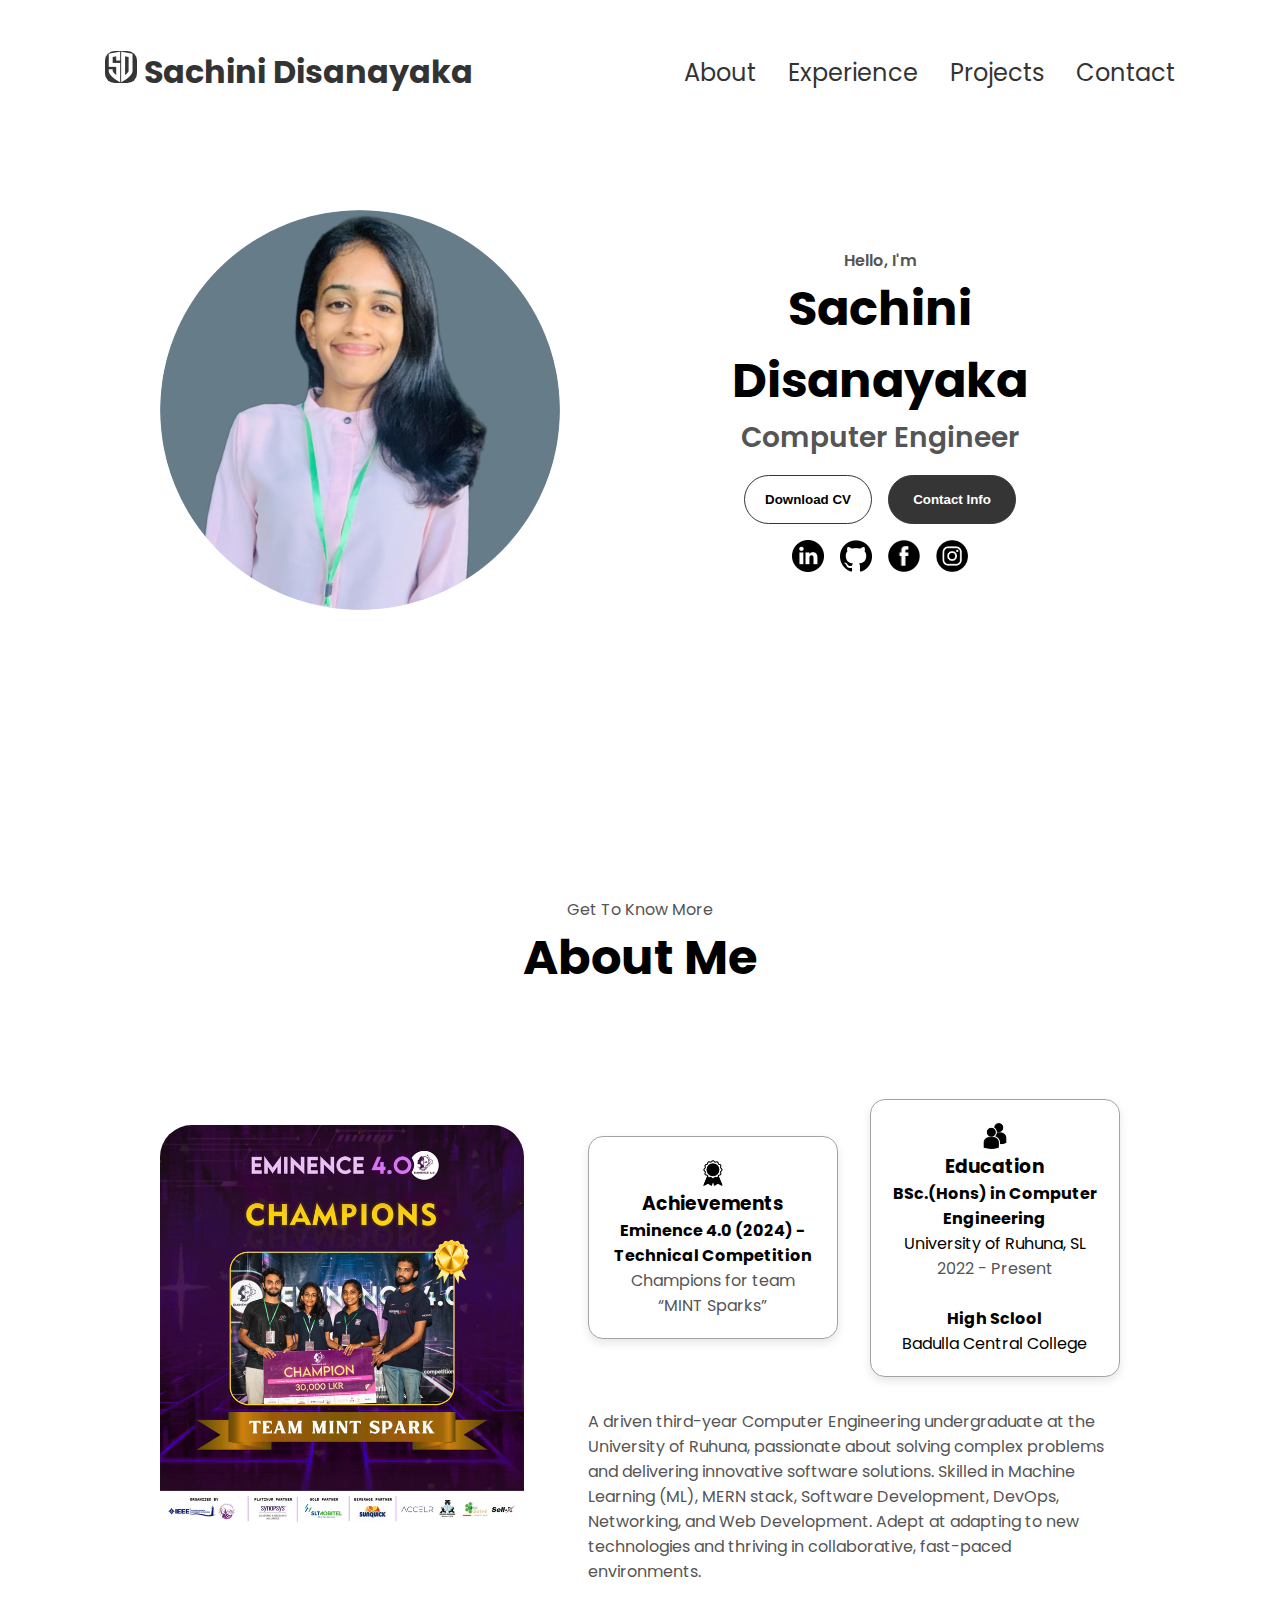
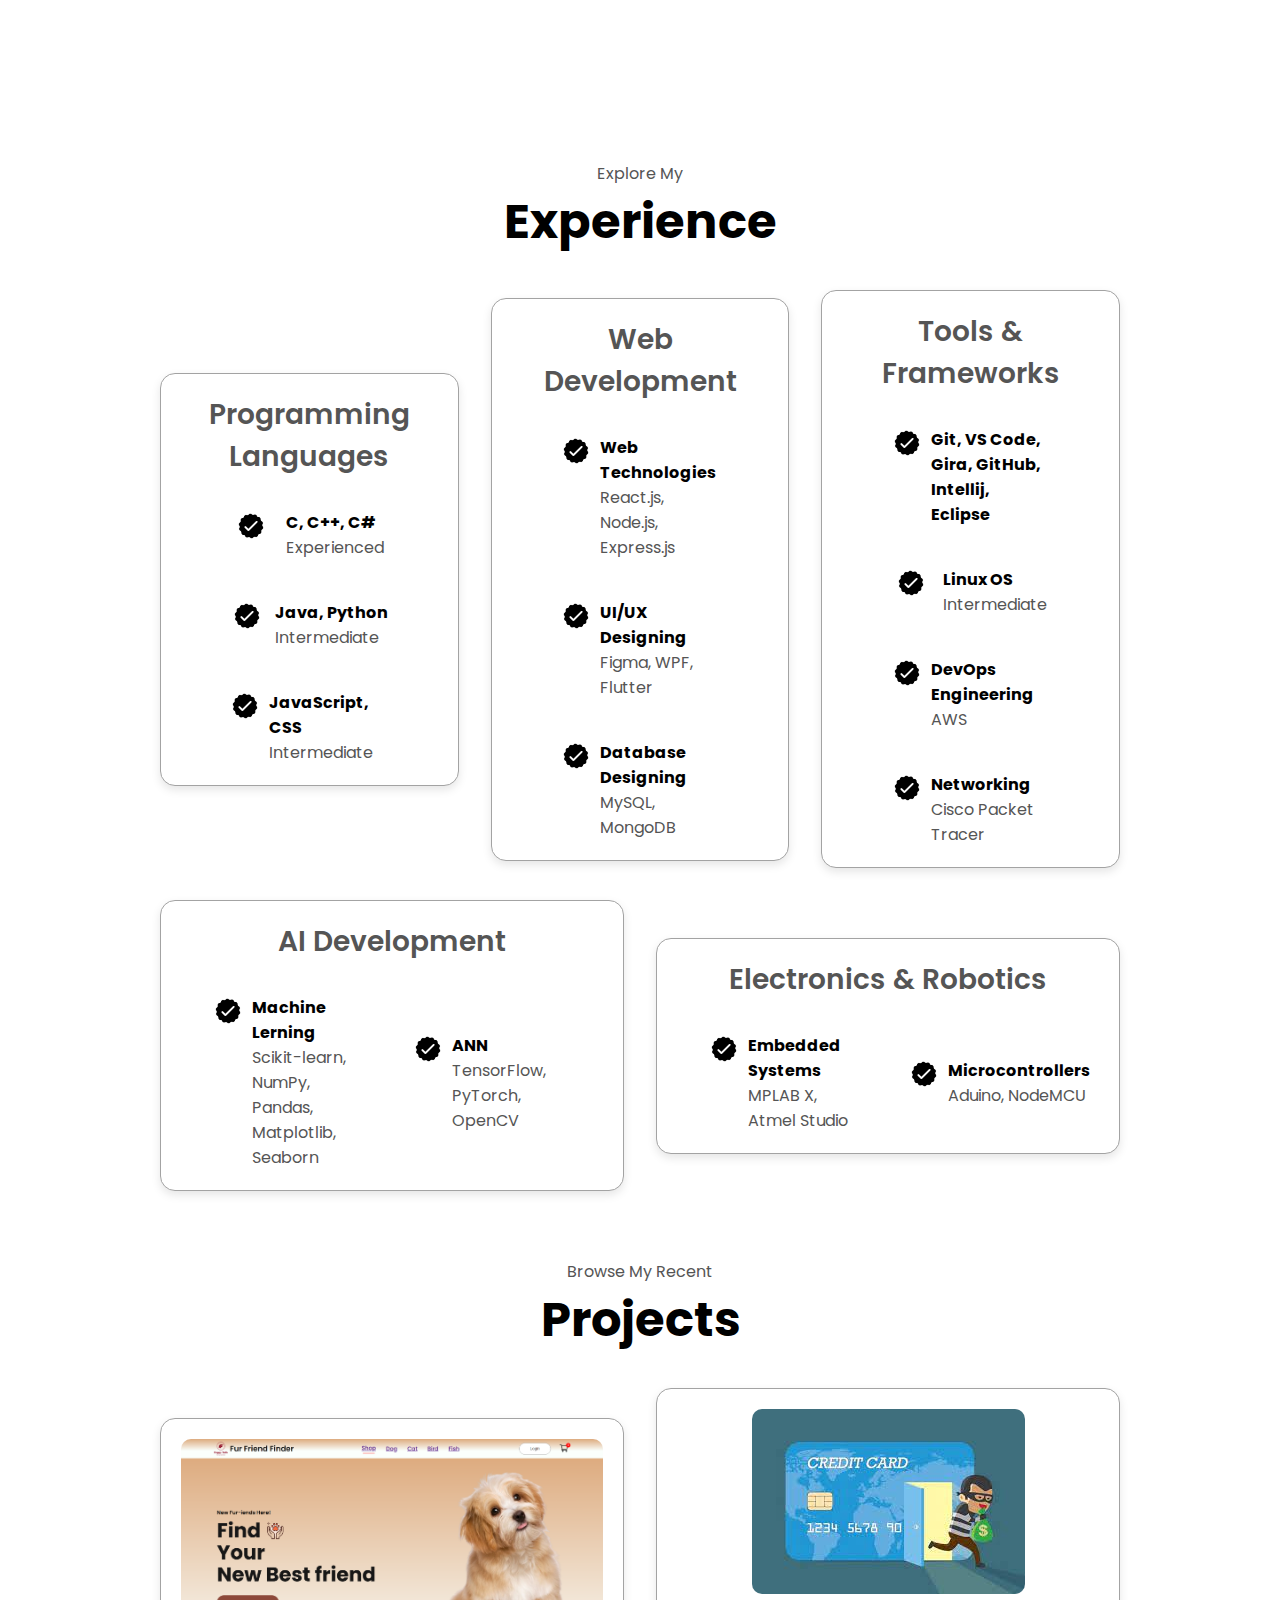
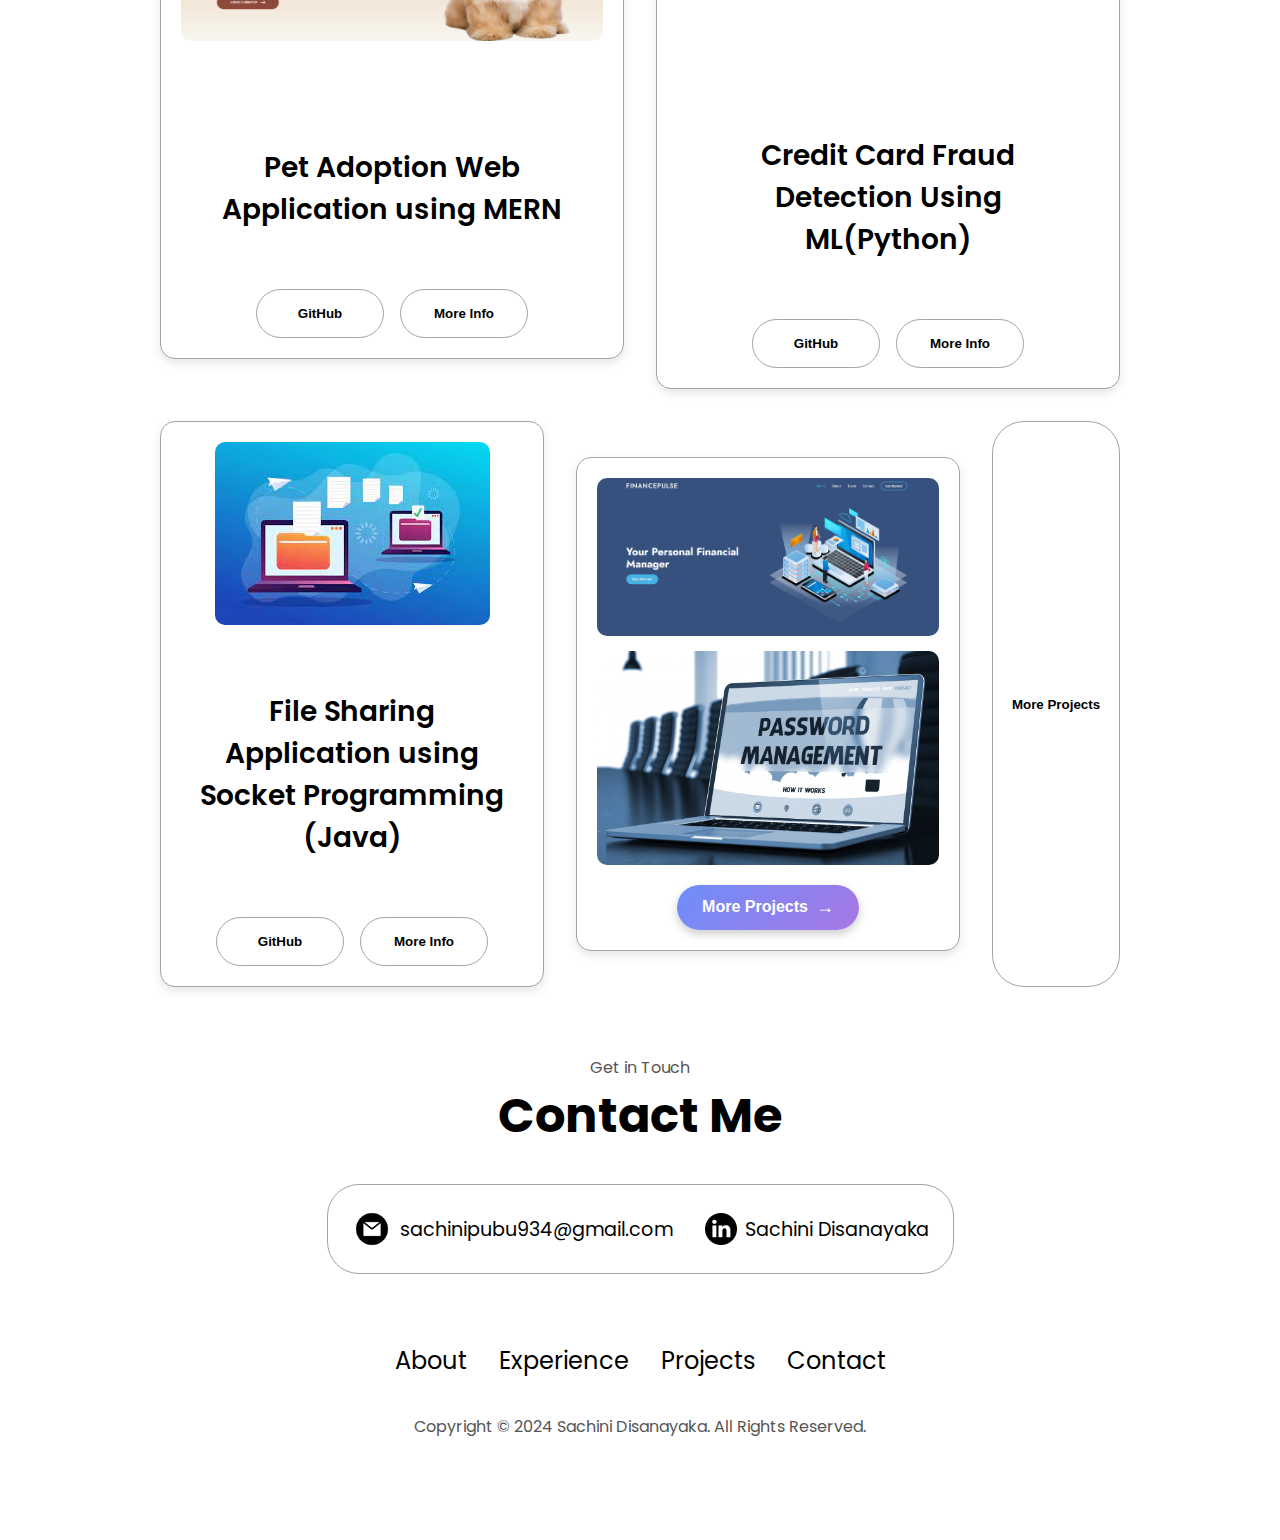
<file: index.html>
<!DOCTYPE html>
<html lang="en">
  <head>
    <meta charset="UTF-8" />
    <meta http-equiv="X-UA-Compatible" content="IE=edge" />
    <meta name="viewport" content="width=device-width, initial-scale=1.0" />
    <title>Sachini Disanayaka</title>
    <link rel="icon" type="image/x-icon" href="assets/logo.ico" />
    <link rel="stylesheet" href="style.css" />
    <link rel="stylesheet" href="mediaqueries.css" />
  </head>
  <body>
    <div id="navbar-div">
      <nav id="desktop-nav">
        <div
          class="logo"
          onclick="window.location.href = 'index.html'"
          style="font-weight: bold"
        >
          <img
            src="assets/logo.ico"
            alt="Logo Icon"
            class="icon"
            style="border-radius: 30%"
            onclick="window.location.href = 'index.html'"
          />
          Sachini Disanayaka
        </div>
        <div>
          <ul class="nav-links">
            <li><a href="#gotoabout">About</a></li>
            <li><a href="#gotoexperience">Experience</a></li>
            <li><a href="#gotoprojects">Projects</a></li>
            <li><a href="#gotocontact">Contact</a></li>
          </ul>
        </div>
      </nav>
      <nav id="hamburger-nav">
        <div class="logo">Sachini Disanayaka</div>
        <div class="hamburger-menu">
          <div class="hamburger-icon" onclick="toggleMenu()">
            <span></span>
            <span></span>
            <span></span>
          </div>
          <div class="menu-links">
            <li><a href="#gotoabout" onclick="toggleMenu()">About</a></li>
            <li><a href="#experience" onclick="toggleMenu()">Experience</a></li>
            <li><a href="#projects" onclick="toggleMenu()">Projects</a></li>
            <li><a href="#contact" onclick="toggleMenu()">Contact</a></li>
          </div>
        </div>
      </nav>
    </div>
    <section id="profile">
      <div class="section__pic-container">
        <img
          src="./assets/PROFILE.png"
          alt="Sachini Disanayaka profile picture"
          style="width: 550px; height: auto; border-radius: 50%"
        />
      </div>
      <div class="section__text">
        <p class="section__text__p1">Hello, I'm</p>
        <h1 class="title">Sachini Disanayaka</h1>
        <p class="section__text__p2">Computer Engineer</p>
        <div class="btn-container">
          <button
            class="btn btn-color-2"
            onclick="window.open('./assets/resume.pdf')"
          >
            Download CV
          </button>
          <button class="btn btn-color-1" onclick="location.href='#contact'">
            Contact Info
          </button>
        </div>
        <div id="socials-container">
          <img
            src="./assets/linkedin.png"
            alt="My LinkedIn profile"
            class="icon"
            onclick="window.open('https://www.linkedin.com/in/sachidisanayaka/')"
          />
          <img
            src="./assets/github.png"
            alt="My Github profile"
            class="icon"
            onclick="window.open('https://github.com/sachii4488/')"
          />
          <img
            src="./assets/fb.png"
            alt="My Facebook profile"
            class="icon"
            onclick="window.open('https://www.facebook.com/sachini.dissanayaka.92/')"
          />
          <img
            src="./assets/instagram.png"
            alt="My Instagram profile"
            class="icon"
            onclick="window.open('https://www.instagram.com/sachi_d99/')"
          />
        </div>
      </div>
    </section>
    <div id="gotoabout" style="height: 0.00000000000000000000000000000001vh"  margin-bottom: 10px>
      
      <br />
    </div>
    
    <section id="about">
      <p class="section__text__p1">Get To Know More</p>
      <h1 class="title">About Me</h1>
      <div class="section-container">
        <div class="section__pic-container">
          <img
            src="./assets/achievement-1.png"
            alt="Profile picture"
            class="about-pic"
          />
        </div>
        <div class="about-details-container">
          <div class="about-containers">
            <div class="details-container">
              <img
                src="./assets/experience.png"
                alt="Experience icon"
                class="icon"
              />
              <h3>Achievements</h3>
              <h4>Eminence 4.0 (2024) - Technical Competition</h4>
              <p>Champions for team “MINT Sparks”</p>
         
                <a href="achievements.html"></a>
            </div>
            <div class="details-container">
              <img
                src="./assets/education.png"
                alt="Education icon"
                class="icon"
              />
              <h3>Education</h3>
              <p>
                <h4>
                BSc.(Hons) in Computer Engineering</h4>
                University of Ruhuna, SL <br />
                <div class="text-container">
                <p>2022 - Present </p>
                </div>
              </p><br>
              <p>
              <h4>High Sclool </h4>
                Badulla Central College
              </p>
            </div>
          </div>
          <div class="text-container">
            <p>
              A driven third-year Computer Engineering undergraduate at the University of Ruhuna, passionate about solving complex problems and delivering innovative software solutions. Skilled in Machine Learning (ML), MERN stack, Software Development, DevOps, Networking, and Web Development. Adept at adapting to new technologies and thriving in collaborative, fast-paced environments.</p>
              <div id="text-container" font-size: 18px;font-family: 'Arial', sans-serif; color: #333;>
          </div>
        </div>
      </div>
    </section>
    <div id="gotoexperience" style="height: 0.00000000000000000000000000000001vh">
      <br />
    </div>
    <section id="experience">
      <p class="section__text__p1">Explore My</p>
      <h1 class="title">Experience</h1>
      <div class="experience-details-container">
        <div class="about-containers">
          <div class="details-container">
            <h2 class="experience-sub-title">Programming Languages </h2>
            <div class="article-container">
              <article>
                <img
                  src="./assets/checkmark.png"
                  alt="Experience icon"
                  class="icon"
                />
                <div>
                  <h4>C, C++, C#</h4>
                  <p>Experienced</p>
                </div>
              </article>
              <article>
                <img
                  src="./assets/checkmark.png"
                  alt="Experience icon"
                  class="icon"
                />
                <div>
                  <h4>Java, Python </h4>
                  <p>Intermediate</p>
                </div>
              </article>
              <article>
                <img
                  src="./assets/checkmark.png"
                  alt="Experience icon"
                  class="icon"
                />
                <div>
                  <h4>JavaScript, CSS</h4>
                  <p>Intermediate</p>
                </div>
              </article>
             
             
            </div>
          </div>
          <div class="details-container">
            <h2 class="experience-sub-title">Web Development</h2>
            <div class="article-container">
              <article>
                <img
                  src="./assets/checkmark.png"
                  alt="Experience icon"
                  class="icon"
                />
                <div>
                  <h4>Web Technologies</h4>
                  <p>React.js, Node.js, Express.js</p>
                </div>
              </article>
              <article>
                <img
                  src="./assets/checkmark.png"
                  alt="Experience icon"
                  class="icon"
                />
                <div>
                  <h4>UI/UX Designing</h4>
                  <p>Figma, WPF, Flutter</p>
                </div>
              </article>
              <article>
                <img
                  src="./assets/checkmark.png"
                  alt="Experience icon"
                  class="icon"
                />
                <div>
                  <h4>Database Designing</h4>
                  <p>MySQL, MongoDB</p>
                </div>
              </article>
            </div>
          </div>
          <div class="details-container">
            <h2 class="experience-sub-title">Tools & Frameworks</h2>
            <div class="article-container">
              <article>
                <img
                  src="./assets/checkmark.png"
                  alt="Experience icon"
                  class="icon"
                />
                <div>
                  <h4>Git, VS Code, Gira, GitHub, Intellij, Eclipse </h4>
                </div>
              </article>
              <article>
                <img
                  src="./assets/checkmark.png"
                  alt="Experience icon"
                  class="icon"
                />
                <div>
                  <h4>Linux OS</h4>
                  <p>Intermediate</p>
                </div>
              </article>
              <article>
                <img
                  src="./assets/checkmark.png"
                  alt="Experience icon"
                  class="icon"
                />
                <div>
                  <h4>DevOps Engineering</h4>
                  <p>AWS</p>
                </div>
              </article>
              <article>
                <img
                  src="./assets/checkmark.png"
                  alt="Experience icon"
                  class="icon"
                />
                <div>
                  <h4>Networking</h4>
                  <p>Cisco Packet Tracer</p>
                </div>
              </article>
              
            </div>
          </div>
          <div class="details-container">
            <h2 class="experience-sub-title">AI Development</h2>
            <div class="article-container">
              <article>
                <img
                  src="./assets/checkmark.png"
                  alt="Experience icon"
                  class="icon"
                />
                <div>
                  <h4>Machine Lerning</h4>
                  <p>Scikit-learn, NumPy, Pandas, Matplotlib, Seaborn</p>
                </div>
              </article>
              <article>
                <img
                  src="./assets/checkmark.png"
                  alt="Experience icon"
                  class="icon"
                />
                <div>
                  <h4>ANN</h4>
                  <p>TensorFlow, PyTorch, OpenCV</p>
                </div>
              </article>
            </div>
          </div>
          <div class="details-container">
            <h2 class="experience-sub-title">Electronics & Robotics</h2>
            <div class="article-container">
              <article>
                <img
                  src="./assets/checkmark.png"
                  alt="Experience icon"
                  class="icon"
                />
                <div>
                  <h4>Embedded Systems</h4>
                  <p>MPLAB X, Atmel Studio </p>
                </div>
              </article>
              
                
              </article>
              <article>
                <img
                  src="./assets/checkmark.png"
                  alt="Experience icon"
                  class="icon"
                />
                <div>
                  <h4>Microcontrollers</h4>
                  <p>Aduino, NodeMCU</p>
                </div>
              </article>
              
          </div>
        </div>
      </div>
    </section>
    <div id="gotoprojects" style="height: 0.00000000000000000000000000000001vh">
      <br />
    </div>
    <section id="projects">
      <p class="section__text__p1">Browse My Recent</p>
      <h1 class="title">Projects</h1>
      <div class="experience-details-container">
        <div class="about-containers">

          <div class="details-container color-container">
            <div class="article-container">
              <img
                src="./assets/project_1.png"
                alt="Project 1"
                class="project-img"
              />
              <br><br>
            </div>
            <h4 class="experience-sub-title project-title"> Pet Adoption Web Application using MERN <br> <br> </h4>
            <div class="btn-container">
              <button
                class="btn btn-color-2 project-btn"
                onclick="window.open('https://github.com/sachii4488/Web-Application-Project')">
                GitHub
              </button>
              <button
                class="btn btn-color-2 project-btn"
                onclick="location.href='projects.html'"
              >
                More Info
              </button>
            </div>
          </div>

          <div class="details-container color-container">
            <div class="article-container">
              <img
                src="./assets/project_2.jpg"
                alt="Project 2"
                class="project-img"
              />
            </div>
            <br> <br> <br> <br> <br>
            <h4 class="experience-sub-title project-title">Credit Card Fraud Detection Using ML(Python)<br> <br> </h4>
            <div class="btn-container">
              <button
                class="btn btn-color-2 project-btn"
                onclick="window.open('https://github.com/sachii4488/Credit_Card_Fraud_Detection-UsingML')">
              
                GitHub
              </button>
              <button
                class="btn btn-color-2 project-btn"
                onclick="location.href='projects.html'"
              >
                More Info
              </button>
            </div>
          </div>

          <div class="details-container color-container">
            <div class="article-container">
              <img
                src="./assets/project-3.jpg"
                alt="Project 3"
                class="project-img"
              />
            </div><br> <br> 
            <h4 class="experience-sub-title project-title"> File Sharing Application using Socket Programming (Java)<br> <br> </h4>
            <div class="btn-container">
              <button
                class="btn btn-color-2 project-btn"
                onclick="window.open('https://github.com/sachii4488/File_Sharing_Application')">
              
                GitHub
              </button>
              <button
                class="btn btn-color-2 project-btn"
                onclick="location.href='projects.html'"
              >
                More Info
              </button>
            </div>
          </div>
          
<!--More projects-->
<div class="details-container color-container">
  <div class="article-container">
      <img src="./assets/Project_4.png" alt="Project 2" class="project-img">
  </div>

  <div class="spacer"></div> <!-- Spacer to add gap -->

  <div class="article-container">
      <img src="./assets/Project_5.jpeg" alt="Project 3" class="project-img">
  </div>

  <button class="modern-btn">More Projects</button>
</div>

<style>
  .details-container {
      text-align: center;
      padding: 20px;
      border-radius: 15px;
      background: white;
      box-shadow: 0px 4px 10px rgba(0, 0, 0, 0.1);
      width: 320px;
      margin: auto;
  }

  .article-container {
      display: flex;
      justify-content: center;
      align-items: center;
  }

  .project-img {
      width: 100%;
      border-radius: 10px;
  }

  .spacer {
      height: 15px; /* Adjust the gap between images */
  }

  /* Modern button styling */
  .modern-btn {
      margin-top: 20px;
      padding: 12px 25px;
      border: none;
      border-radius: 25px;
      background: linear-gradient(135deg, #6e8efb, #a777e3);
      color: white;
      font-size: 16px;
      font-weight: bold;
      cursor: pointer;
      transition: all 0.3s ease-in-out;
      box-shadow: 0px 4px 10px rgba(0, 0, 0, 0.2);
      display: inline-flex;
      align-items: center;
      justify-content: center;
      gap: 8px;
  }

  .modern-btn:hover {
      background: linear-gradient(135deg, #5a75f0, #9152e6);
      transform: scale(1.05);
      box-shadow: 0px 6px 12px rgba(0, 0, 0, 0.25);
  }

  .modern-btn::after {
      content: '→';
      font-size: 18px;
      transition: transform 0.3s;
  }

  .modern-btn:hover::after {
      transform: translateX(5px);
  }
</style>


        <!--<div class="details-container color-container">
            <div class="article-container">
              <img
                src="./assets/project_4.png"
                alt="Project 2"
                class="project-img"
              />
            </div>
            
            <div class="article-container">
              <img
                src="./assets/project-9.jpg"
                alt="Project 3"
                class="project-img"
              /> --

              <div class="article-container">
                <img
                  src="./assets/project-6.png"
                  alt="Project 3"
                  class="project-img"
                /> -->
            <div class="btn-container">
              <button
                class="btn btn-color-2 project-btn"
                onclick="location.href='projects.html'"
              >
                More Projects
              </button>
              
            </div>
          </div>
        </div>
      </div>
    </section>
    <div id="gotocontact" style="height:  0.00000000000000000000000000000001vh">
      <br />
    </div>
    <section id="contact">
      <p class="section__text__p1">Get in Touch</p>
      <h1 class="title">Contact Me</h1>
      <div class="contact-info-upper-container">
        <div class="contact-info-container">
          <img
            src="./assets/email.png"
            alt="Email icon"
            class="icon contact-icon email-icon"
          />
          <p>
            <a href="mailto:sachinipubu934@gmail.com"
              >sachinipubu934@gmail.com</a
            >
          </p>
        </div>
        <div class="contact-info-container">
          <img
            src="./assets/linkedin.png"
            alt="LinkedIn icon"
            class="icon contact-icon"
          />
          <p>
            <a href="https://www.linkedin.com/in/sachidisanayaka/"
              >Sachini Disanayaka</a
            >
          </p>
        </div>
      </div>
    </section>
    <footer>
      <nav>
        <div class="nav-links-container">
          <ul class="nav-links">
            <li><a href="#gotoabout">About</a></li>
            <li><a href="#gotoexperience">Experience</a></li>
            <li><a href="#gotoprojects">Projects</a></li>
            <li><a href="#gotocontact">Contact</a></li>
          </ul>
        </div>
      </nav>
      <p>Copyright &#169; 2024 Sachini Disanayaka. All Rights Reserved.</p>
    </footer>
    <script src="script.js"></script>
  </body>
</html>
</file>
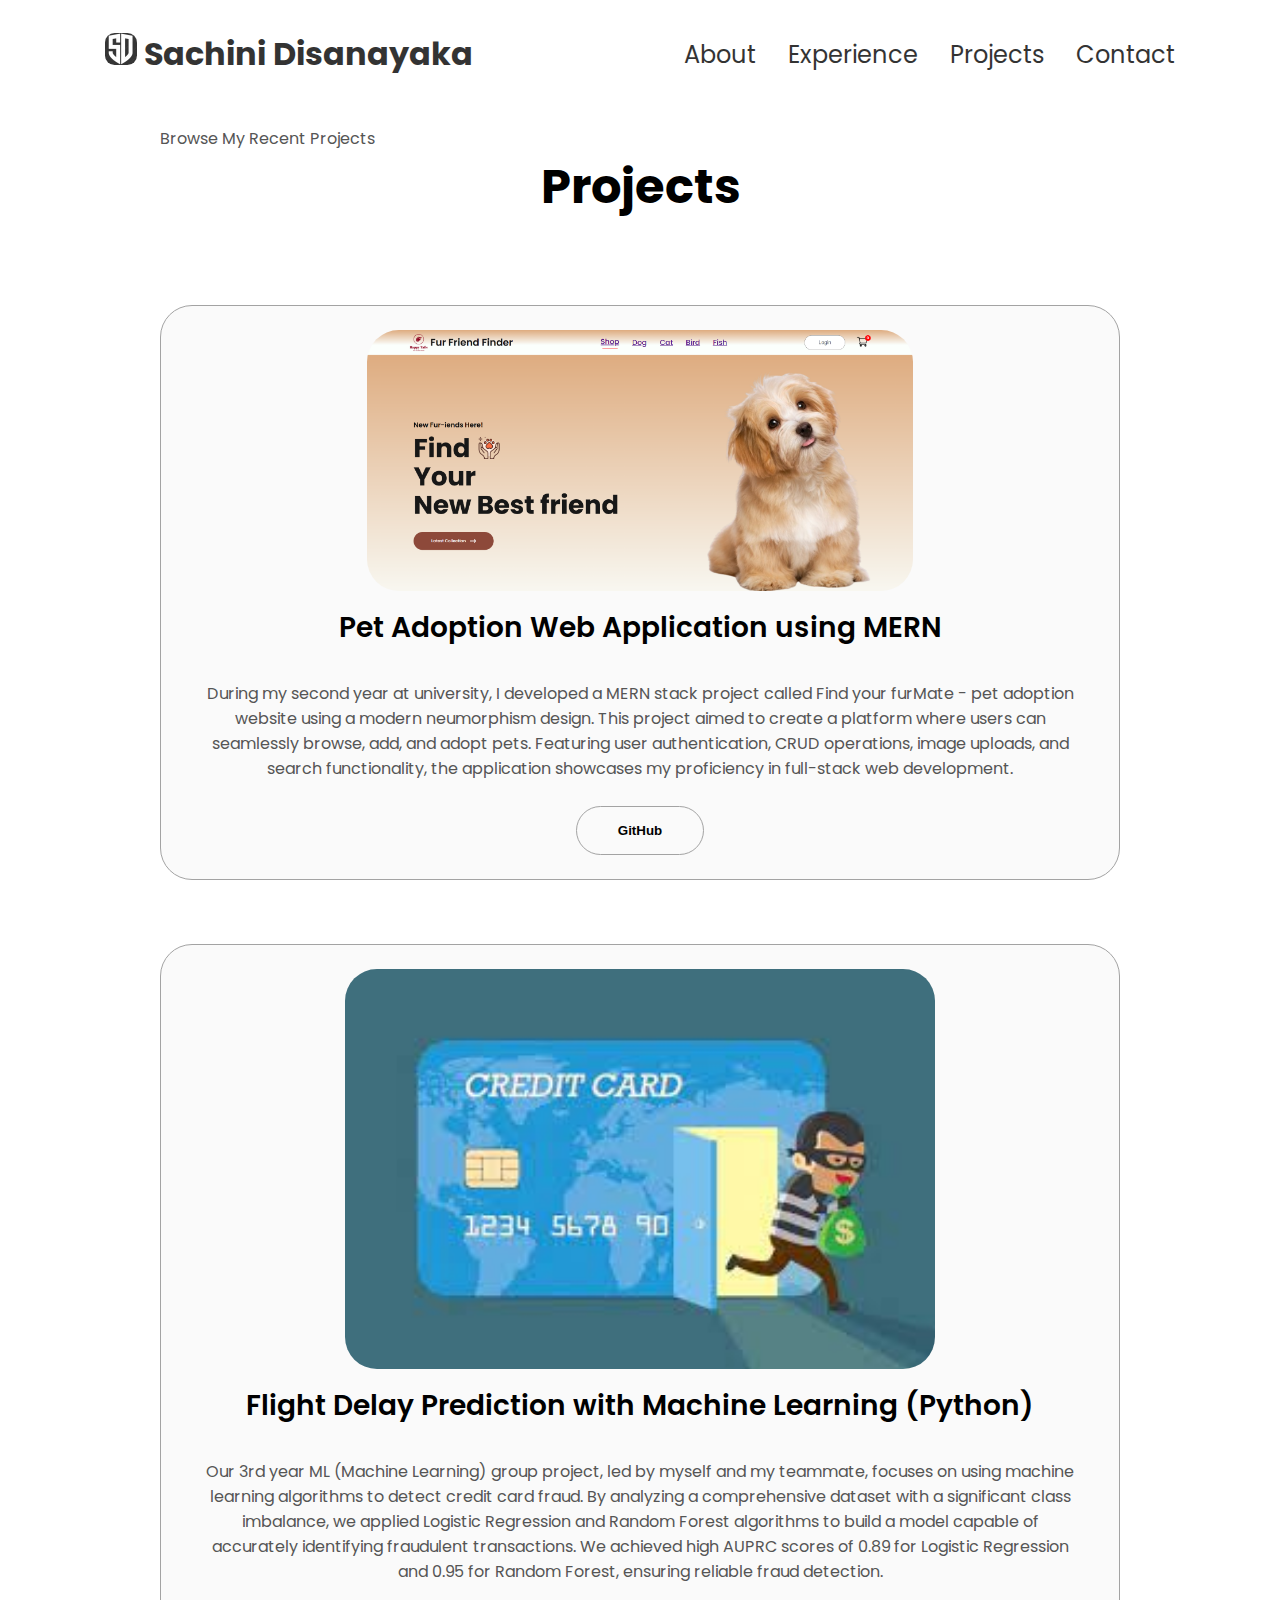
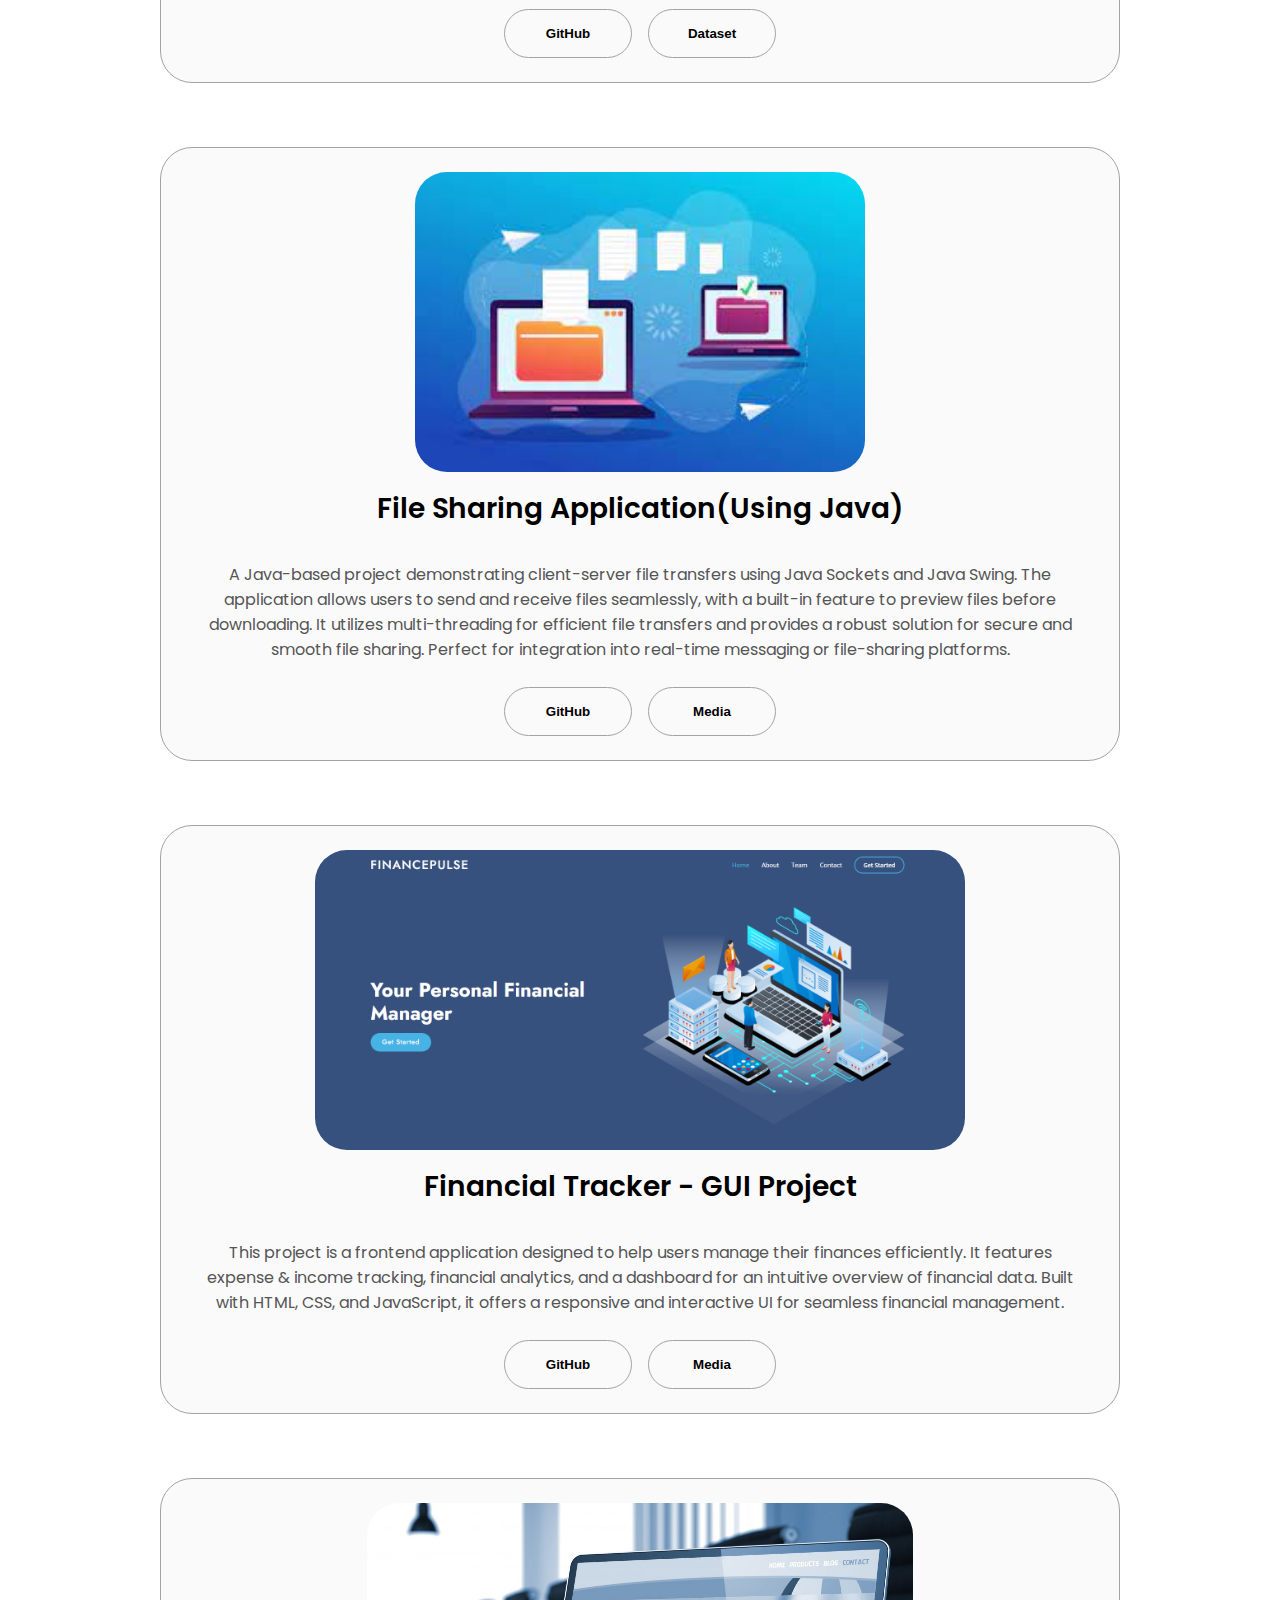
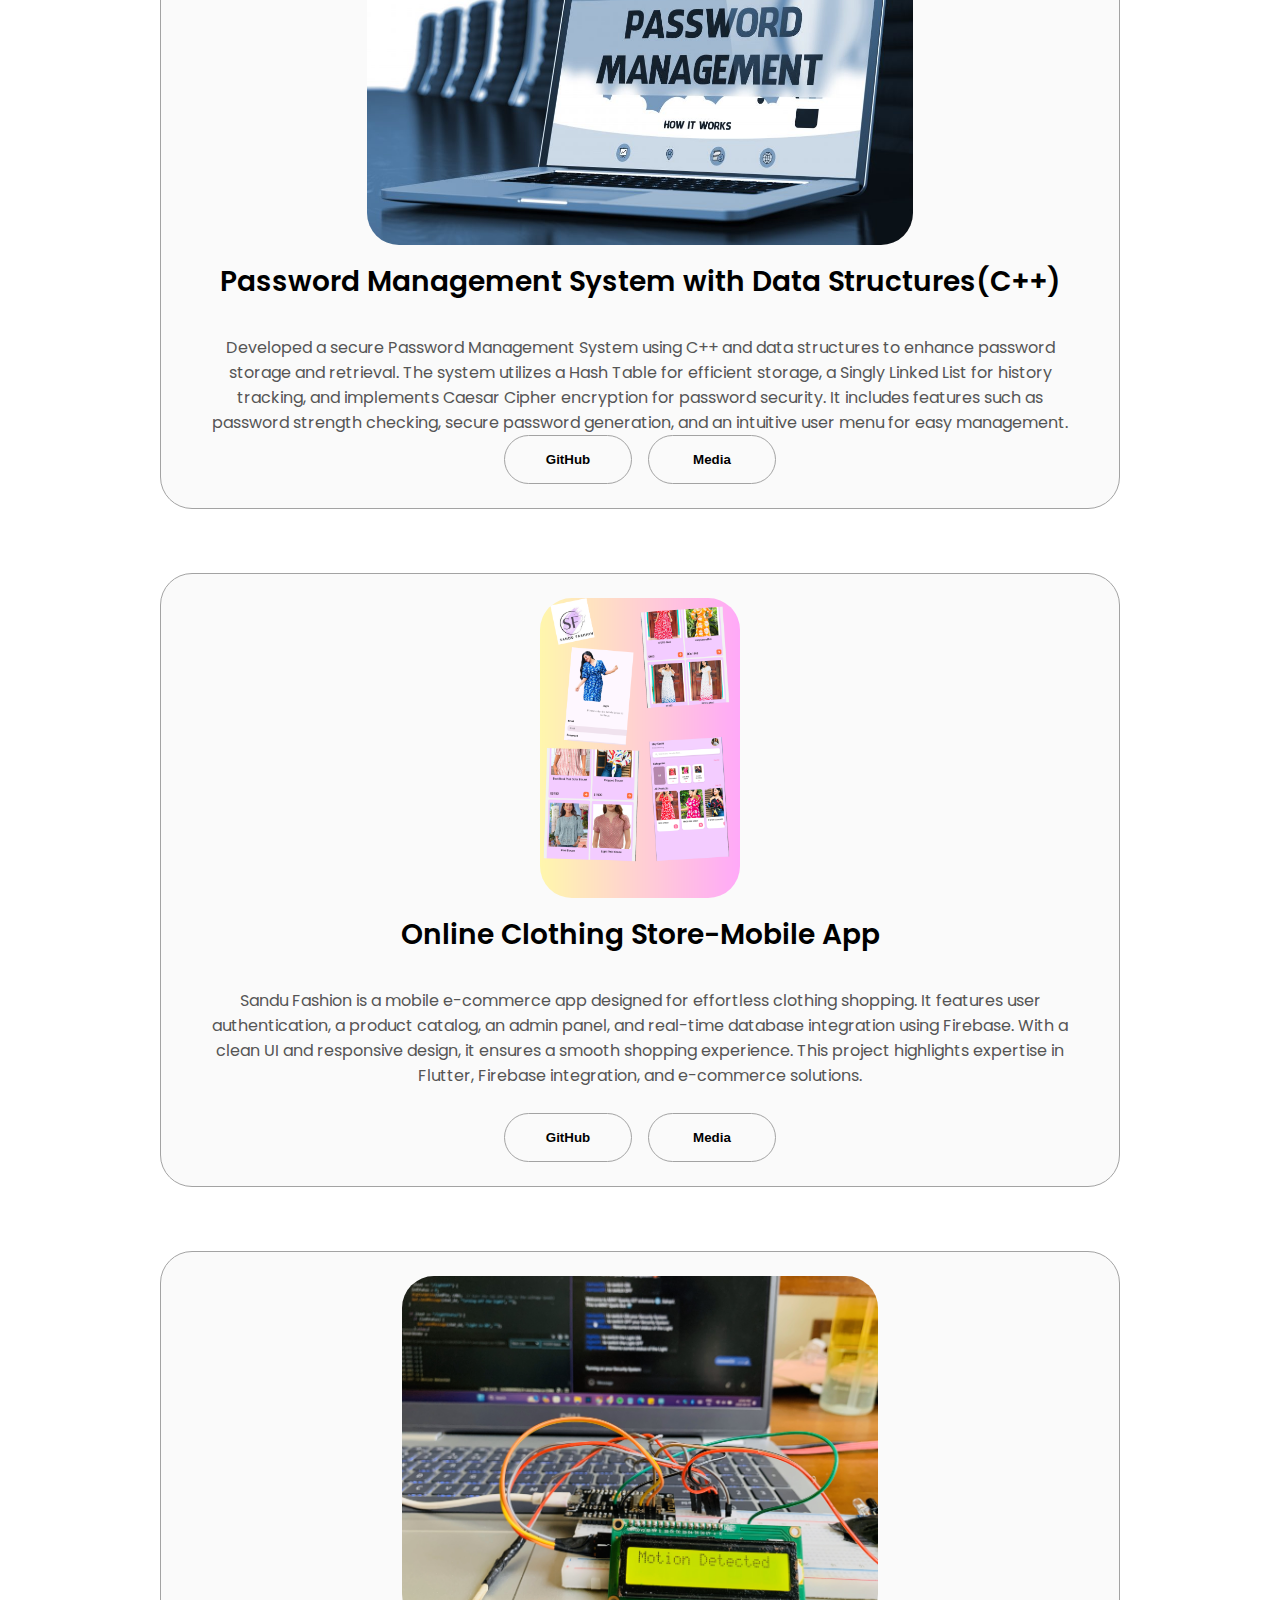
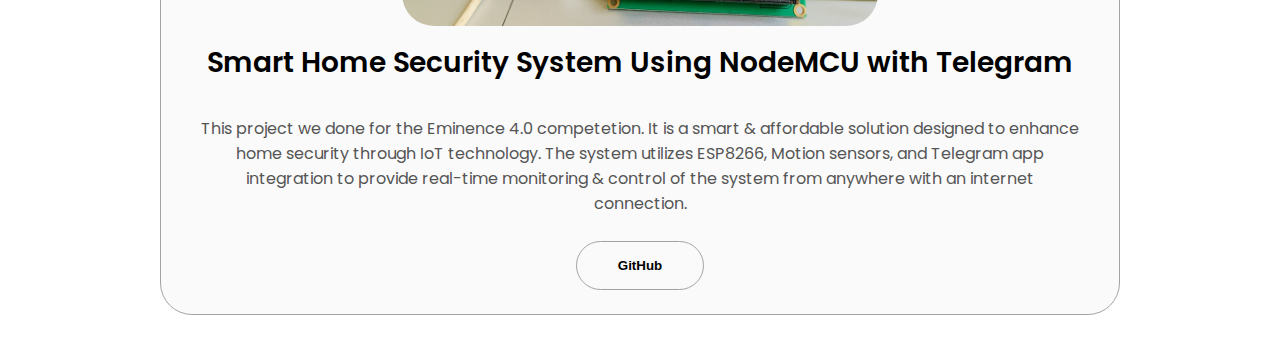
<file: projects.html>
<!DOCTYPE html>
<html lang="en">
  <head>
    <meta charset="UTF-8" />
    <meta http-equiv="X-UA-Compatible" content="IE=edge" />
    <meta name="viewport" content="width=device-width, initial-scale=1.0" />
    <title>Sachini Disanayaka</title>
    <link rel="icon" type="image/x-icon" href="assets/logo.ico" />
    <link rel="stylesheet" href="style.css" />
    <link rel="stylesheet" href="mediaqueries.css" />
  </head>
  
  <body>
    <div id="navbar-div">
      <nav id="desktop-nav">
        <div
          class="logo"
          onclick="window.location.href = 'index.html'"
          style="font-weight: bold"
        >
          <img
            src="assets/logo.ico"
            alt="Logo Icon"
            class="icon"
            style="border-radius: 30%"
            onclick="window.location.href = 'index.html'"
          />
          Sachini Disanayaka
        </div>
        <div>
          <ul class="nav-links">
            <li><a href="index.html#gotoabout">About</a></li>
            <li><a href="index.html#gotoexperience">Experience</a></li>
            <li><a href="index.html#gotoprojects">Projects</a></li>
            <li><a href="index.html#gotocontact">Contact</a></li>
          </ul>
        </div>
      </nav>
      <nav id="hamburger-nav">
        <div class="logo">Sachini Disanayaka</div>
        <div class="hamburger-menu">
          <div class="hamburger-icon" onclick="toggleMenu()">
            <span></span>
            <span></span>
            <span></span>
          </div>
          <div class="menu-links">
            <li><a href="index.html#gotoabout" onclick="toggleMenu()">About</a></li>
            <li><a href="index.html#experience" onclick="toggleMenu()">Experience</a></li>
            <li><a href="index.html#projects" onclick="toggleMenu()">Projects</a></li>
            <li><a href="index.html#contact" onclick="toggleMenu()">Contact</a></li>
          </div>
        </div>
      </nav>
    </div>
    <div id="gotoabout" style="height: 10vh">
      <br />
    </div>
    <section id="MoreProjects">
      <p class="section_text_p1">Browse My Recent Projects</p>
      <h1 class="title">Projects</h1> </br> </br>
          
      <!-- Project-1 -->
          <div class="experience-details-container">
            <div class="about-containers">
                <div class="details-container color-container">
                    <div class="article-container">
          <img
            src="./assets/project_1.png"
            alt="Project 1"
            class="project-img"
            style="width: 60%; height: auto;"
          />
        </div>
        <!-- Project Title -->
        <h2 class="experience-sub-title project-title"> Pet Adoption Web Application using MERN</h2>
        <!-- Paragraph -->
        <p class="project-description">
          During my second year at university, I developed a MERN stack project called Find your furMate - pet adoption website using a modern neumorphism design. This project aimed to create a platform where users can seamlessly browse, add, and adopt pets. Featuring user authentication, CRUD operations, image uploads, and search functionality, the application showcases my proficiency in full-stack web development.
        </p> <br/>
        <!-- Buttons for Project -->
        <div class="btn-container">
          <button
            class="btn btn-color-2 project-btn"
            onclick="window.open('https://github.com/sachii4488/Web-Application-Project')">
            
            GitHub
          </button>
        </div>
      </div>
    </div>
  </div>
  
       <!-- Project-2 -->
       <div class="experience-details-container">
        <div class="about-containers">
            <div class="details-container color-container">
                <div class="article-container">
      <img
        src="./assets/project_2.jpg"
        alt="Project 1"
        class="project-img"
        style="width: auto; height: 400px;"
      />
    </div>
    <!-- Project Title -->
    <h2 class="experience-sub-title project-title">Flight Delay Prediction with Machine Learning (Python)</h2>
    <!-- Paragraph -->
    <p class="project-description">
      Our 3rd year ML (Machine Learning) group project, led by myself and my teammate, focuses on using machine learning algorithms to detect credit card fraud. By analyzing a comprehensive dataset with a significant class imbalance, we applied Logistic Regression and Random Forest algorithms to build a model capable of accurately identifying fraudulent transactions. We achieved high AUPRC scores of 0.89 for Logistic Regression and 0.95 for Random Forest, ensuring reliable fraud detection.
</p> <br/>

    <!-- Buttons for Project -->
    <div class="btn-container">
      <button
        class="btn btn-color-2 project-btn"
        onclick="window.open('https://github.com/sahanrashmikaslk/MachineLerning-FlightDelayPrediction')">
        
        GitHub
      </button>
      <button
        class="btn btn-color-2 project-btn"
        onclick="window.open(  'https://www.kaggle.com/datasets/mlg-ulb/creditcardfraud')">
        
        Dataset
      </button>
    </div>
  </div>
</div>
</div>

      <!-- Project-3 -->
      <div class="experience-details-container">
        <div class="about-containers">
            <div class="details-container color-container">
                <div class="article-container">
      <img
        src="./assets/project-3.jpg"
        alt="Project 3"
        class="project-img"
        style="width: auto; height: 300px;"
      />
    </div>
    <!-- Project Title -->
    <h2 class="experience-sub-title project-title"> File Sharing Application(Using Java)</h2>
    <!-- Paragraph -->
    <p class="project-description">
      A Java-based project demonstrating client-server file transfers using Java Sockets and Java Swing. The application allows users to send and receive files seamlessly, with a built-in feature to preview files before downloading. It utilizes multi-threading for efficient file transfers and provides a robust solution for secure and smooth file sharing. Perfect for integration into real-time messaging or file-sharing platforms.    </p> <br/>
    <!-- Buttons for Project -->
    <div class="btn-container">
      <button
        class="btn btn-color-2 project-btn"
        onclick="window.open('https://github.com/sahanrashmikaslk/SocketProgrammingChatApp.git')">
        
        GitHub
      </button>

      <button
        class="btn btn-color-2 project-btn"
        onclick="window.open('https://drive.google.com/file/d/13raZTd5P8mxlYaulavCVqLQj4f6mp3cS/view?usp=sharing')">
        
        Media
      </button>
    </div>
  </div>
</div>
</div>


   <!-- Project-4 -->
   <div class="experience-details-container">
    <div class="about-containers">
        <div class="details-container color-container">
            <div class="article-container">
  <img
    src="./assets/Project_4.png"
    alt="Project 3""
    alt="Project 1"
    class="project-img"
    style="width: auto; height: 300px;"
  />
</div>
<!-- Project Title -->
<h2 class="experience-sub-title project-title">Financial Tracker - GUI Project</h2>
<!-- Paragraph -->
<p class="project-description">
  This project is a frontend application designed to help users manage their finances efficiently. It features expense & income tracking, financial analytics, and a dashboard for an intuitive overview of financial data. Built with HTML, CSS, and JavaScript, it offers a responsive and interactive UI for seamless financial management.
</p> <br/>
<!-- Buttons for Project -->
<div class="btn-container">
  <button
    class="btn btn-color-2 project-btn"
    onclick="window.open('https://github.com/sachii4488/Financial-Tracker--GUI-Project.git')">
    
    GitHub
  </button>
  <button
        class="btn btn-color-2 project-btn"
        onclick="window.open('https://drive.google.com/file/d/1Jeip8FqEqUe5GPjChspgnxiAeuJ8JGAi/view?usp=sharing')">
        
        Media
      </button>
</div>
</div>
</div>
</div>

     
   <!-- Project-6 -->
   <div class="experience-details-container">
    <div class="about-containers">
        <div class="details-container color-container">
            <div class="article-container">
  <img
    src="./assets/Project_5.jpeg"
    alt="Project 3""
    alt="Project 1"
    class="project-img"
    style="width: 60%; height: auto;"
  />
</div>
<!-- Project Title -->
<h2 class="experience-sub-title project-title">Password Management System with Data Structures(C++)</h2>
<!-- Paragraph -->
<p class="project-description">
  Developed a secure Password Management System using C++ and data structures to enhance password storage and retrieval. The system utilizes a Hash Table for efficient storage, a Singly Linked List for history tracking, and implements Caesar Cipher encryption for password security. It includes features such as password strength checking, secure password generation, and an intuitive user menu for easy management.
<br/>

</p> 
<!-- Buttons for Project -->
<div class="btn-container">
  <button
    class="btn btn-color-2 project-btn"
    onclick="window.open('https://github.com/sachii4488/Password_Management_System--DSA-Mini-Project.git')">
  
    GitHub
  </button>
  <button
        class="btn btn-color-2 project-btn"
        onclick="window.open('https://drive.google.com/file/d/1jAxyJJ7F7mIrrxAOsUZijRzzexTH8jLZ/view?usp=sharing')">
        
        Media
      </button>
</div>
</div>
</div>
</div>

      <!-- Project-7 -->
      <div class="experience-details-container">
        <div class="about-containers">
            <div class="details-container color-container">
                <div class="article-container">
      <img
        src="./assets/Project_6.png"
        alt="Project 1"
        class="project-img"
        style="width: auto; height: 300px;;"
      />
    </div>
    <!-- Project Title -->
    <h2 class="experience-sub-title project-title">Online Clothing Store-Mobile App</h2>
    <!-- Paragraph -->
    <p class="project-description">
      Sandu Fashion is a mobile e-commerce app designed for effortless clothing shopping. It features user authentication, a product catalog, an admin panel, and real-time database integration using Firebase. With a clean UI and responsive design, it ensures a smooth shopping experience.
      This project highlights expertise in Flutter, Firebase integration, and e-commerce solutions.  
    </p> <br/>
    <!-- Buttons for Project -->
    <div class="btn-container">
      <button
        class="btn btn-color-2 project-btn"
        onclick="window.open('https://github.com/sachii4488/Online-Clothing-Store-Mobile-App.git')">
        
        GitHub
        <button
        class="btn btn-color-2 project-btn"
        onclick="window.open('https://drive.google.com/file/d/1d29AZK-MIxE2rkxLpbWHqmEYK_QKmZSw/view?usp=sharing')">
        
        Media
      </button>
      </button>
    </div>
  </div>
</div>
</div>

 <!-- Project-5 -->
 <div class="experience-details-container">
  <div class="about-containers">
      <div class="details-container color-container">
          <div class="article-container">
<img
  src="./assets/project-9.jpg"
  alt="Project 1"
  class="project-img"
  style="width: auto; height: 350px;"
/>
</div>
<!-- Project Title -->
<h2 class="experience-sub-title project-title">Smart Home Security System Using NodeMCU with Telegram</h2>
<!-- Paragraph -->
<p class="project-description">
This project we done for the Eminence 4.0 competetion. It is a smart & affordable solution designed to enhance home security through IoT technology. The system utilizes ESP8266, Motion sensors, and Telegram app integration to provide real-time monitoring & control of the system from anywhere with an internet connection.  
</p> <br/>
<!-- Buttons for Project -->
<div class="btn-container">
<button
  class="btn btn-color-2 project-btn"
  onclick="window.open('https://github.com/sahanrashmikaslk/SmartHomeSecuritySystem-Using_NodeMCU.git')">
  
  GitHub
</button>
</div>
</div>
</div>
</div>


</div>

    </section>
    <script src="script.js"></script>
  </body>
</html>
</file>
<file: style.css>
/* GENERAL */

@import url("https://fonts.googleapis.com/css2?family=Poppins:wght@300;400;500;600&display=swap");

* {
  margin: 0;
  padding: 0;
}

body {
  font-family: "Poppins", sans-serif;
}

html {
  scroll-behavior: smooth;
}

p {
  color: rgb(85, 85, 85);
}

/* TRANSITION */

a,
.btn {
  transition: all 0.4 ease;
}

/* DESKTOP NAV */

nav,
.nav-links {
  display: flex;
}

nav {
  justify-content: space-around;
  align-items: center;
  height: 12vh;
}

.nav-links {
  gap: 2rem;
  list-style: none;
  font-size: 1.5rem;
}

a {
  color: black;
  text-decoration: none;
  text-decoration-color: white;
}

a:hover {
  color: grey;
  text-decoration: underline;
  text-underline-offset: 1rem;
  text-decoration-color: rgb(181, 181, 180);
}

.logo {
  font-size: 2rem;
  
}

.logo:hover {
  cursor: default;
  color: grey;
  text-decoration-color: rgb(181, 181, 181);
}

/* HAMBURGER MENU */

#hamburger-nav {
  display: none;
}

.hamburger-menu {
  position: relative;
  display: inline-block;
}

.hamburger-icon {
  display: flex;
  flex-direction: column;
  justify-content: space-between;
  height: 24px;
  width: 30px;
  cursor: pointer;
}

.hamburger-icon span {
  width: 100%;
  height: 2px;
  background-color: black;
  transition: all 0.5 ease-in-out;
}

.menu-links {
  position: absolute;
  top: 100%;
  right: 0;
  background-color: white;
  width: fit-content;
  max-height: 0;
  overflow: hidden;
  transition: all 0.5 ease-in-out;
}

.menu-links a {
  display: block;
  padding: 10px;
  text-align: center;
  font-size: 1.5rem;
  color: black;
  text-decoration: none;
  transition: all 0.5 ease-in-out;
}

.menu-links li {
  list-style: none;
}

.menu-links.open {
  max-height: 300px;
}

.hamburger-icon.open span:first-child {
  transform: rotate(45deg) translate(10px, 5px);
}

.hamburger-icon.open span:nth-child(2) {
  opacity: 0;
}

.hamburger-icon.open span:last-child {
  transform: rotate(-45deg) translate(10px, -5px);
}

.hamburger-icon span:first-child {
  transform: none;
}

.hamburger-icon span:first-child {
  opacity: 1;
}

.hamburger-icon span:first-child {
  transform: none;
}

/* SECTIONS */

section {
  padding-top: 4vh;
  height: 96vh;
  margin: 0 10rem;
  box-sizing: border-box;
  min-height: fit-content;
}

.section-container {
  display: flex;
}

/* PROFILE SECTION */

#profile {
  display: flex;
  justify-content: center;
  gap: 5rem;
  height: 100vh;
  margin-top: 2vh;
}

.section__pic-container {
  display: flex;
  height: 400px;
  width: 400px;
  margin: auto 0;
}

.section__text {
  align-self: center;
  text-align: center;
}

.section__text p {
  font-weight: 600;
}

.section__text__p1 {
  text-align: center;
}

.section__text__p2 {
  font-size: 1.75rem;
  margin-bottom: 1rem;
}

.title {
  font-size: 3rem;
  text-align: center;
}

#socials-container {
  display: flex;
  justify-content: center;
  margin-top: 1rem;
  gap: 1rem;
}

/* ICONS */

.icon {
  cursor: pointer;
  height: 2rem;
}

/* BUTTONS */

.btn-container {
  display: flex;
  justify-content: center;
  gap: 1rem;
}

.btn {
  font-weight: 600;
  transition: all 300ms ease;
  padding: 1rem;
  width: 8rem;
  border-radius: 2rem;
}

.btn-color-1,
.btn-color-2 {
  border: rgb(53, 53, 53) 0.1rem solid;
}

.btn-color-1:hover,
.btn-color-2:hover {
  cursor: pointer;
}

.btn-color-1,
.btn-color-2:hover {
  background: rgb(53, 53, 53);
  color: white;
}

.btn-color-1:hover {
  background: rgb(0, 0, 0);
}

.btn-color-2 {
  background: none;
}

.btn-color-2:hover {
  border: rgb(255, 255, 255) 0.1rem solid;
}

.btn-container {
  gap: 1rem;
}

/* ABOUT SECTION */

#about {
  position: relative;
}

.about-containers {
  gap: 2rem;
  margin-bottom: 2rem;
  margin-top: 2rem;
}

.about-details-container {
  justify-content: center;
  flex-direction: column;
}

.about-containers,
.about-details-container {
  display: flex;
}

.about-pic {
  border-radius: 2rem;
}

.arrow {
  position: absolute;
  right: -5rem;
  bottom: 2.5rem;
}

.details-container {
  padding: 1.5rem;
  flex: 1;
  background: white;
  border-radius: 2rem;
  border: rgb(53, 53, 53) 0.1rem solid;
  border-color: rgb(163, 163, 163);
  text-align: center;
}

.section-container {
  gap: 4rem;
  height: 80%;
}

.section__pic-container {
  height: 400px;
  width: 400px;
  margin: auto ;
}

/* EXPERIENCE SECTION */

#experience {
  position: relative;
}

.experience-sub-title {
  color: rgb(85, 85, 85);
  font-weight: 600;
  font-size: 1.75rem;
  margin-bottom: 2rem;
}

.experience-details-container {
  display: flex;
  justify-content: center;
  flex-direction: column;
}

.article-container {
  display: flex;
  text-align: initial;
  flex-wrap: wrap;
  flex-direction: row;
  gap: 2.5rem;
  justify-content: space-around;
}

article {
  display: flex;
  width: 10rem;
  justify-content: space-around;
  gap: 0.5rem;
}

article .icon {
  cursor: default;
}

/* PROJECTS SECTION */

#projects {
  position: relative;
}

.color-container {
  border-color: rgb(163, 163, 163);
  background: rgb(250, 250, 250);
}

.project-img {
  border-radius: 2rem;
  width: 100%;
  height: auto;
  footer {
    position: fixed; /* Change to 'fixed' to position it at the bottom of the viewport */
    bottom: 0; /* Position the footer at the bottom of the viewport */
    width: 100%; /* Set the width to fill the entire viewport */
    height: 26vh; /* You may adjust the height as needed */
    background-color: white; /* Add background color */
    border-top: 1px solid #ddd; /* Add a border at the top of the footer for separation */
    padding: 20px 0; /* Add padding for better spacing */
    text-align: center; /* Center align the content */
  }footer {
    position: fixed; /* Change to 'fixed' to position it at the bottom of the viewport */
    bottom: 0; /* Position the footer at the bottom of the viewport */
    width: 100%; /* Set the width to fill the entire viewport */
    height: 26vh; /* You may adjust the height as needed */
    background-color: white; /* Add background color */
    border-top: 1px solid #ddd; /* Add a border at the top of the footer for separation */
    padding: 20px 1000; /* Add padding for better spacing */
    text-align: center; /* Center align the content */
  }
}

.project-title {
  margin: 1rem;
  color: black;
}

.project-btn {
  color: black;
  border-color: rgb(163, 163, 163);
}

.project-description {
  margin-top: 1rem;
  padding: 0 1rem; /* Add padding for spacing */
  color: rgb(85, 85, 85);
}

.details-container {
  display: flex;
  flex-direction: column;
  align-items: center;
  text-align: center;
}

/* CONTACT */

#contact {
  display: flex;
  justify-content: center;
  flex-direction: column;
  height: 70vh;
}

.contact-info-upper-container {
  display: flex;
  justify-content: center;
  border-radius: 2rem;
  border: rgb(53, 53, 53) 0.1rem solid;
  border-color: rgb(163, 163, 163);
  background: (250, 250, 250);
  margin: 2rem auto;
  padding: 0.5rem;
}

.contact-info-container {
  display: flex;
  align-items: center;
  justify-content: center;
  gap: 0.5rem;
  margin: 1rem;
}

.contact-info-container p {
  font-size: larger;
}

.contact-icon {
  cursor: default;
}

.email-icon {
  height: 2.5rem;
}

/* FOOTER SECTION */

footer {
  height: 26vh;
  margin: 0 1rem;
}

footer p {
  text-align: center;
}

#navbar-div {
    position: fixed;
    width:100%;
    z-index: 100;
    background-color:#ffff; opacity: 0.8; filter: alpha(opacity=50);
}
</file>
<file: mediaqueries.css>
@media screen and (max-width: 1400px) {
    #profile {
      height: 83vh;
      margin-bottom: 6rem;
    }
    .about-containers {
      flex-wrap: wrap;
    }
    #contact,
    #projects {
      height: fit-content;
    }
  }
  
  @media screen and (max-width: 1200px) {
    #desktop-nav {
      display: none;
    }
    #hamburger-nav {
      display: flex;
    }
    #experience,
    .experience-details-container {
      margin-top: 2rem;
    }
    #profile,
    .section-container {
      display: block;
    }
    .arrow {
      display: none;
    }
    section,
    .section-container {
      height: fit-content;
    }
    section {
      margin: 0 5%;
    }
    .section__pic-container {
      margin-top: 4rem;
      margin-left: auto;
      margin-right: auto;
      margin-bottom: auto;
      width: 275px;
      height: 275px;
      
    }
    .about-containers {
      margin-top: 0;
    }
  }
  
  @media screen and (max-width: 600px) {
    #contact,
    footer {
      height: 40vh;
    }
    #profile {
      height: 83vh;
      margin-bottom: 0;
    }
    article {
      font-size: 1rem;
    }
    footer nav {
      height: fit-content;
      margin-bottom: 2rem;
    }
    .about-containers,
    .contact-info-upper-container,
    .btn-container {
      flex-wrap: wrap;
    }
    .contact-info-container {
      margin: 0;
    }
    .contact-info-container p,
    .nav-links li a {
      font-size: 1rem;
    }
    .experience-sub-title {
      font-size: 1.25rem;
    }
    .logo {
      font-size: 1.5rem;
    }
    .nav-links {
      flex-direction: column;
      gap: 0.5rem;
      text-align: center;
    }
    .section__pic-container {
      width: auto;
      height: 46vw;
      justify-content: center;
    }
    .section__text__p2 {
      font-size: 1.25rem;
    }
    .title {
      font-size: 2rem;
    }
    .text-container {
      text-align: justify;
    }
  }
</file>
